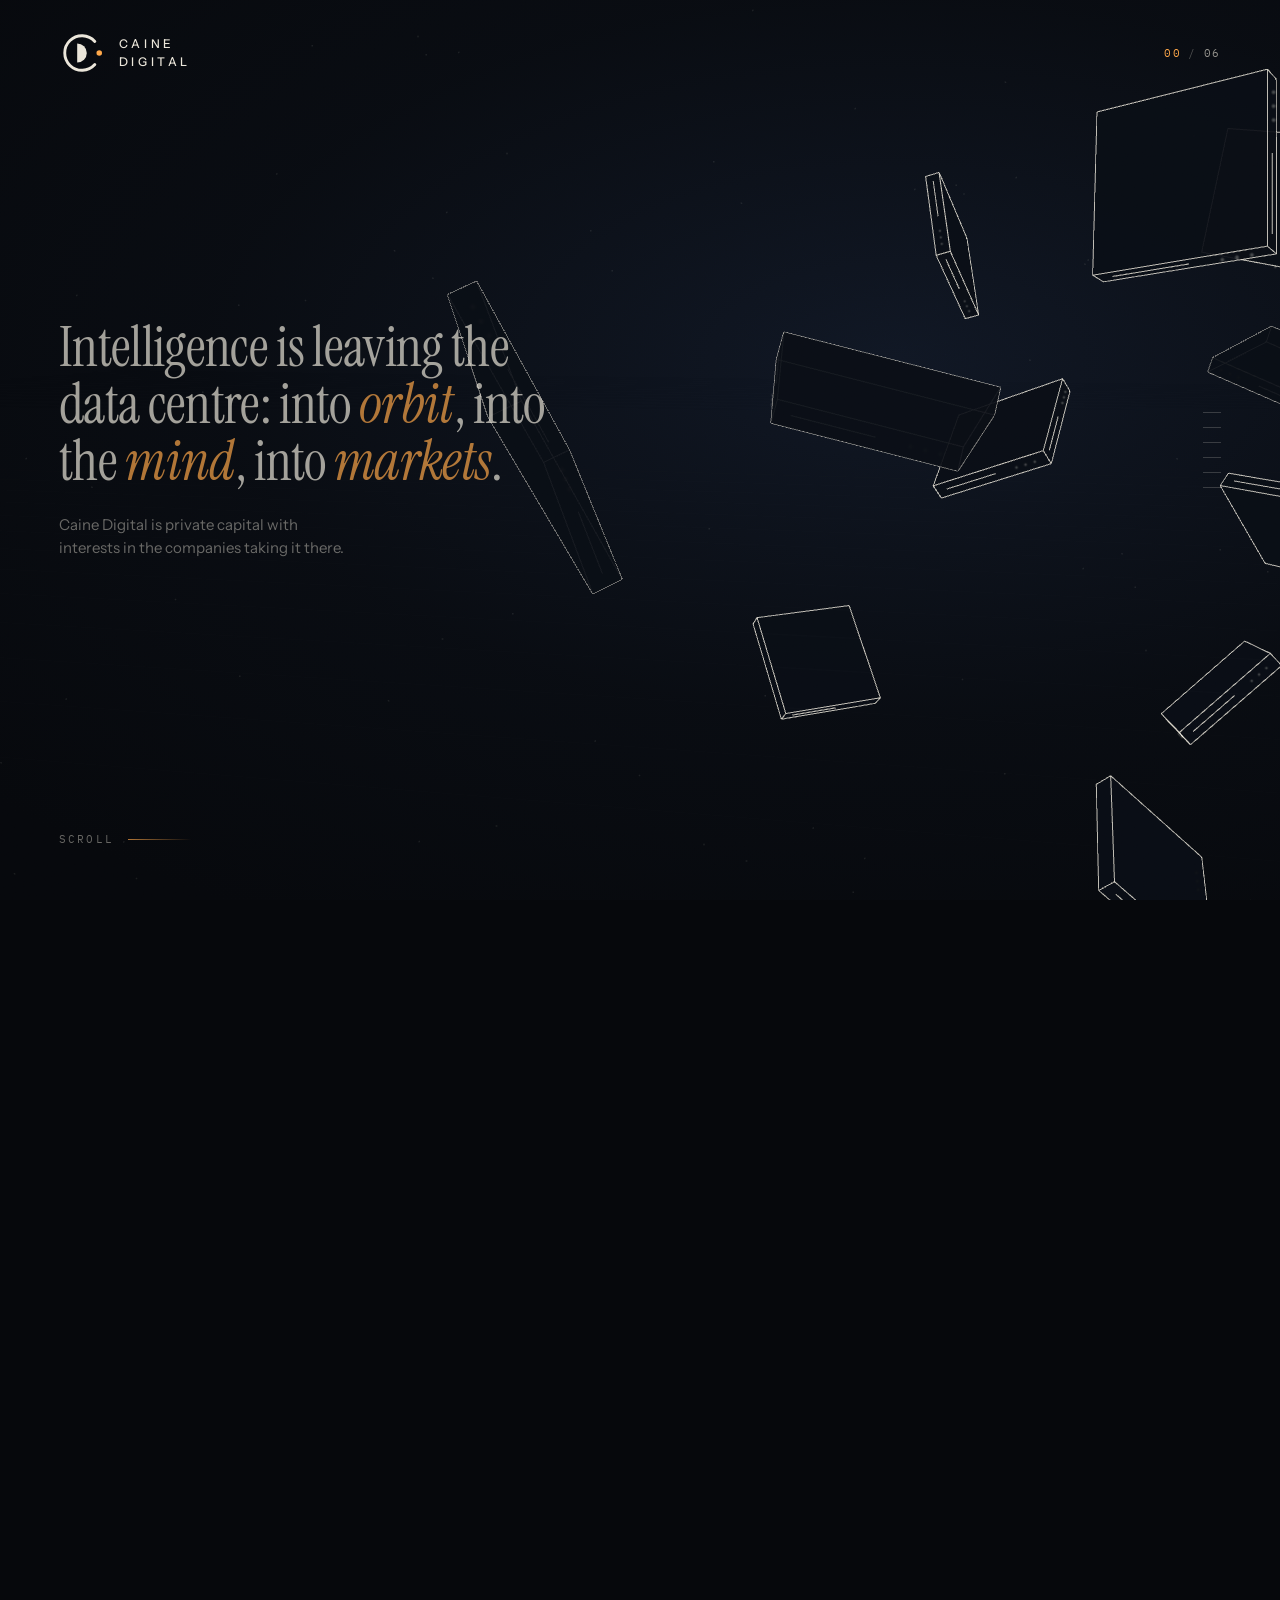
<file: index.html>
<!doctype html>
<html lang="en">
<head>
  <meta charset="utf-8">
  <meta name="viewport" content="width=device-width, initial-scale=1, viewport-fit=cover">
  <title>Caine Digital</title>
  <meta name="description" content="Caine Digital is private capital with interests in companies building frontier AI, space compute, neurotechnology and digital markets.">
  <meta name="theme-color" content="#06080c">
  <link rel="icon" href="favicon.svg" type="image/svg+xml">
  <link rel="preconnect" href="https://fonts.googleapis.com">
  <link rel="preconnect" href="https://fonts.gstatic.com" crossorigin>
  <link href="https://fonts.googleapis.com/css2?family=IBM+Plex+Mono:wght@400;500&family=Instrument+Sans:wght@400;500&family=Instrument+Serif:ital@0;1&display=swap" rel="stylesheet">
  <link rel="stylesheet" href="css/site.css">
</head>
<body>
  <canvas id="scene" aria-hidden="true"></canvas>
  <div class="grain" aria-hidden="true"></div>

  <header class="hud">
    <a class="mark" href="./" aria-label="Caine Digital"><svg class="logo" viewBox="0 0 48 48" fill="none" aria-hidden="true"><path d="M37.38 11.96A18 18 0 1 0 37.38 36.04" stroke="#ebe6da" stroke-width="3" stroke-linecap="round"/><path d="M19 14a10 10 0 0 1 0 20Z" fill="#ebe6da"/><circle cx="42" cy="24" r="2.9" fill="#ffa84a"/></svg><span class="wm"><span>Caine</span> <span>Digital</span></span></a>
    <div class="stageinfo" aria-hidden="true">
      <span id="stageNum">00</span><span class="sep">/</span><span>06</span>
    </div>
  </header>

  <ol class="rail" aria-hidden="true">
    <li></li><li></li><li></li><li></li><li></li><li></li>
  </ol>

  <svg id="leaders" aria-hidden="true"></svg>

  <main>
    <section class="panel hero" data-stage="0">
      <div class="copy">
        <h1>Intelligence is leaving the data centre: into <em>orbit</em>, into the <em>mind</em>, into <em>markets</em>.</h1>
        <p>Caine Digital is private capital with interests in the companies taking it there.</p>
      </div>
      <div class="scrollcue"><span>Scroll</span><i></i></div>
    </section>

    <section class="panel" data-stage="1">
      <div class="copy">
        <span class="idx">Intelligence</span>
        <h2>The rack</h2>
        <p>Everything starts as hardware: a chip goes into a server, and servers fill a rack. These are the companies that designed the chip, run the racks and train the models on them.</p>
      </div>
      <div class="tiles"></div>
    </section>

    <section class="panel" data-stage="2">
      <div class="copy">
        <span class="idx">Orbit</span>
        <h2>Off the ground</h2>
        <p>The same compute, put on a rocket and deployed as a data centre in orbit.</p>
      </div>
      <div class="tiles"></div>
    </section>

    <section class="panel" data-stage="3">
      <div class="copy">
        <span class="idx">Earth</span>
        <h2>Back down</h2>
        <p>Compute lands as products: films made from a prompt, an assistant you can text, and machines engineered in software.</p>
      </div>
      <div class="tiles"></div>
    </section>

    <section class="panel" data-stage="4">
      <div class="copy">
        <span class="idx">Defence</span>
        <h2>On watch</h2>
        <p>Aircraft that fly themselves. One person on the ground directs the machines in the air.</p>
      </div>
      <div class="tiles"></div>
    </section>

    <section class="panel" data-stage="5">
      <div class="copy">
        <span class="idx">Mind</span>
        <h2>The interface</h2>
        <p>One chip, seated in one person. The shortest path between a brain and a computer.</p>
      </div>
      <div class="tiles"></div>
    </section>

    <section class="panel" data-stage="6">
      <div class="copy">
        <span class="idx">Network</span>
        <h2>Between people</h2>
        <p>Culture, markets and play, settled on-chain.</p>
      </div>
      <div class="tiles"></div>
    </section>

    <section class="panel close" data-stage="7">
      <div class="copy">
        <span class="idx">Contact</span>
        <a class="contact" href="mailto:chris@cainedigital.com">chris@cainedigital.com</a>
      </div>
      <div class="portfolio">
        <span class="idx">Portfolio</span>
        <div id="plist"></div>
      </div>
      <footer class="foot">
        <span>&copy; 2026 Caine Digital</span>
        <a href="disclaimer.html">Disclaimer</a>
      </footer>
    </section>
  </main>

  <div id="scroll-space" aria-hidden="true"></div>

  <noscript>
    <p class="noscript">Caine Digital is private capital with interests in companies building frontier AI, space compute, neurotechnology and digital markets. This page needs JavaScript to show the companies. <a href="disclaimer.html">Disclaimer</a></p>
  </noscript>

  <script type="module" src="js/main.js"></script>
</body>
</html>
</file>
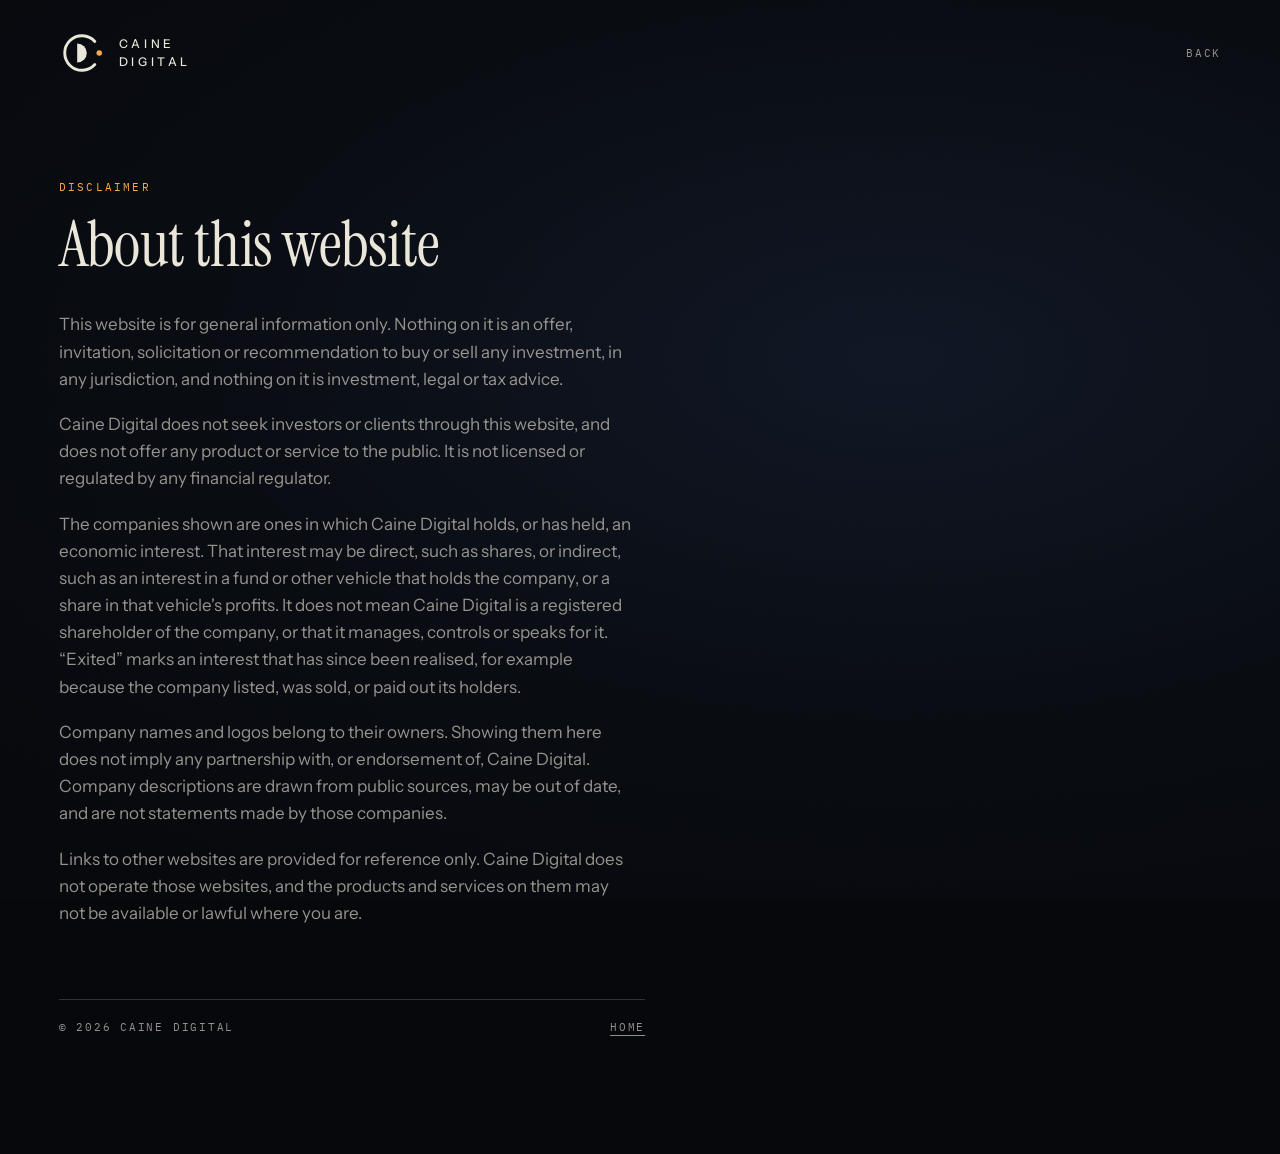
<file: disclaimer.html>
<!doctype html>
<html lang="en">
<head>
  <meta charset="utf-8">
  <meta name="viewport" content="width=device-width, initial-scale=1">
  <title>Disclaimer | Caine Digital</title>
  <meta name="theme-color" content="#06080c">
  <link rel="icon" href="favicon.svg" type="image/svg+xml">
  <link rel="preconnect" href="https://fonts.googleapis.com">
  <link rel="preconnect" href="https://fonts.gstatic.com" crossorigin>
  <link href="https://fonts.googleapis.com/css2?family=IBM+Plex+Mono:wght@400;500&family=Instrument+Sans:wght@400;500&family=Instrument+Serif:ital@0;1&display=swap" rel="stylesheet">
  <link rel="stylesheet" href="css/site.css">
</head>
<body class="doc">
  <div class="grain" aria-hidden="true"></div>
  <header class="hud">
    <a class="mark" href="./" aria-label="Caine Digital"><svg class="logo" viewBox="0 0 48 48" fill="none" aria-hidden="true"><path d="M37.38 11.96A18 18 0 1 0 37.38 36.04" stroke="#ebe6da" stroke-width="3" stroke-linecap="round"/><path d="M19 14a10 10 0 0 1 0 20Z" fill="#ebe6da"/><circle cx="42" cy="24" r="2.9" fill="#ffa84a"/></svg><span class="wm"><span>Caine</span> <span>Digital</span></span></a>
    <a class="back" href="./">Back</a>
  </header>
  <main class="docmain">
    <span class="idx">Disclaimer</span>
    <h1>About this website</h1>
    <p>This website is for general information only. Nothing on it is an offer, invitation, solicitation or recommendation to buy or sell any investment, in any jurisdiction, and nothing on it is investment, legal or tax advice.</p>
    <p>Caine Digital does not seek investors or clients through this website, and does not offer any product or service to the public. It is not licensed or regulated by any financial regulator.</p>
    <p>The companies shown are ones in which Caine Digital holds, or has held, an economic interest. That interest may be direct, such as shares, or indirect, such as an interest in a fund or other vehicle that holds the company, or a share in that vehicle's profits. It does not mean Caine Digital is a registered shareholder of the company, or that it manages, controls or speaks for it. &ldquo;Exited&rdquo; marks an interest that has since been realised, for example because the company listed, was sold, or paid out its holders.</p>
    <p>Company names and logos belong to their owners. Showing them here does not imply any partnership with, or endorsement of, Caine Digital. Company descriptions are drawn from public sources, may be out of date, and are not statements made by those companies.</p>
    <p>Links to other websites are provided for reference only. Caine Digital does not operate those websites, and the products and services on them may not be available or lawful where you are.</p>
    <footer class="foot">
      <span>&copy; 2026 Caine Digital</span>
      <a href="./">Home</a>
    </footer>
  </main>
</body>
</html>
</file>
<file: css/site.css>
:root {
  --ink: #06080c;
  --ink-2: #0b0f16;
  --bone: #ebe6da;
  --dim: rgba(235, 230, 218, 0.62);
  --faint: rgba(235, 230, 218, 0.2);
  --ember: #ffa84a;
  --serif: 'Instrument Serif', 'Times New Roman', serif;
  --sans: 'Instrument Sans', system-ui, sans-serif;
  --mono: 'IBM Plex Mono', ui-monospace, monospace;
  --pad: clamp(22px, 4.6vw, 72px);
}

* { box-sizing: border-box; }

html { background: var(--ink); }

body {
  margin: 0;
  color: var(--bone);
  font-family: var(--sans);
  background:
    radial-gradient(120% 90% at 70% 40%, #101724 0%, rgba(10, 14, 21, 0.6) 45%, var(--ink) 80%),
    var(--ink);
  background-attachment: fixed;
  -webkit-font-smoothing: antialiased;
  overflow-x: hidden;
}

a { color: inherit; }

#scene {
  position: fixed;
  inset: 0;
  width: 100%;
  height: 100%;
  display: block;
}

.grain {
  position: fixed;
  inset: 0;
  pointer-events: none;
  opacity: 0.11;
  mix-blend-mode: overlay;
  background-image: url("data:image/svg+xml,%3Csvg xmlns='http://www.w3.org/2000/svg' width='160' height='160'%3E%3Cfilter id='n'%3E%3CfeTurbulence type='fractalNoise' baseFrequency='.9' numOctaves='2' stitchTiles='stitch'/%3E%3C/filter%3E%3Crect width='100%25' height='100%25' filter='url(%23n)'/%3E%3C/svg%3E");
  z-index: 4;
}

/* ---------- top bar ---------- */
.hud {
  position: fixed;
  inset: 0 0 auto 0;
  display: flex;
  justify-content: space-between;
  align-items: center;
  padding: clamp(18px, 2.6vw, 30px) var(--pad);
  z-index: 6;
  pointer-events: none;
}
.hud a { pointer-events: auto; }
.mark {
  display: inline-flex;
  align-items: center;
  gap: 14px;
  text-decoration: none;
}
.logo { width: 46px; height: 46px; flex: none; display: block; }
/* Wordmark: two rows of spaced capitals, kept inside the height of the mark beside them. */
.mark .wm {
  display: grid;
  gap: 0.5em;
  margin: 0;
  font-family: var(--sans);
  font-weight: 500;
  font-size: 12px;
  line-height: 1;
  letter-spacing: 0.3em;
  text-transform: uppercase;
  color: var(--bone);
}
.stageinfo, .back {
  font-family: var(--mono);
  font-size: 11px;
  letter-spacing: 0.16em;
  text-transform: uppercase;
  color: var(--dim);
  display: flex;
  gap: 0.6em;
  text-decoration: none;
}
.stageinfo #stageNum { color: var(--ember); }
.stageinfo .sep { opacity: 0.5; }

/* ---------- progress rail ---------- */
.rail {
  position: fixed;
  right: var(--pad);
  top: 50%;
  translate: 0 -50%;
  margin: 0;
  padding: 0;
  list-style: none;
  display: grid;
  gap: 14px;
  z-index: 5; /* under the stage panels, so a description is never crossed by the ticks */
}
.rail li {
  width: 18px;
  height: 1px;
  background: var(--faint);
  margin-left: auto;
  transition: width 0.4s ease, background 0.4s ease;
}
.rail li.on { width: 34px; background: var(--ember); }

/* ---------- stage panels ---------- */
.panel {
  position: fixed;
  inset: 0;
  display: flex;
  align-items: flex-end;
  padding: var(--pad);
  padding-bottom: clamp(40px, 9vh, 104px);
  opacity: 0;
  visibility: hidden;
  pointer-events: none;
  z-index: 5;
}
.panel.hero { align-items: center; }

/* Darken the corner behind the copy so it stays readable over the scene. */
.panel:not(.hero)::before {
  content: '';
  position: absolute;
  inset: 0;
  background: radial-gradient(62% 78% at 0% 100%, rgba(6, 8, 12, 0.92) 0%, rgba(6, 8, 12, 0.7) 45%, rgba(6, 8, 12, 0) 100%);
  pointer-events: none;
}

.copy { max-width: 31rem; position: relative; }

.copy .eyebrow, .idx {
  font-family: var(--mono);
  font-size: 11px;
  line-height: 1.4;
  letter-spacing: 0.2em;
  text-transform: uppercase;
  color: var(--ember);
  margin: 0 0 18px;
  display: block;
}

h1, h2 {
  font-family: var(--serif);
  font-weight: 400;
  margin: 0;
  letter-spacing: -0.012em;
}
.hero h1 {
  font-size: clamp(32px, 4.3vw, 66px);
  line-height: 1.04;
  max-width: 13.5em;
}
.hero h1 em { font-style: italic; color: var(--ember); }
.hero .copy p { max-width: none; margin-top: 24px; text-wrap: balance; }
h2 {
  font-size: clamp(46px, 6.6vw, 104px);
  line-height: 0.94;
}
.copy p {
  font-size: clamp(15px, 1.15vw, 18px);
  line-height: 1.5;
  color: var(--dim);
  max-width: 25rem;
  margin: 20px 0 0;
}

.scrollcue {
  position: absolute;
  left: var(--pad);
  bottom: clamp(28px, 6vh, 56px);
  display: flex;
  align-items: center;
  gap: 14px;
  font-family: var(--mono);
  font-size: 11px;
  letter-spacing: 0.2em;
  text-transform: uppercase;
  color: var(--dim);
}
.scrollcue i {
  width: 64px;
  height: 1px;
  background: linear-gradient(90deg, var(--ember), transparent);
  transform-origin: left;
  animation: cue 2.4s ease-in-out infinite;
}
@keyframes cue {
  0%, 100% { transform: scaleX(0.25); opacity: 0.5; }
  50% { transform: scaleX(1); opacity: 1; }
}

.contact {
  display: inline-block;
  margin-top: 26px;
  font-family: var(--mono);
  font-size: 13px;
  letter-spacing: 0.08em;
  text-decoration: none;
  border-bottom: 1px solid var(--ember);
  padding-bottom: 4px;
  pointer-events: auto;
}

.foot {
  position: absolute;
  left: var(--pad);
  right: var(--pad);
  bottom: clamp(18px, 3vh, 30px);
  display: flex;
  justify-content: space-between;
  font-family: var(--mono);
  font-size: 11px;
  letter-spacing: 0.16em;
  text-transform: uppercase;
  color: var(--dim);
}
.foot a { pointer-events: auto; text-underline-offset: 4px; }
.foot a:hover { color: var(--bone); }
.panel.close { padding-bottom: clamp(84px, 14vh, 150px); }
.close .idx { margin-bottom: 12px; }
.close .contact { margin-top: 0; }

/* ---------- portfolio list (closing screen) ---------- */
.portfolio {
  position: relative;
  margin-left: auto;
  margin-right: clamp(44px, 5.5vw, 92px);
  align-self: center;
}
.portfolio .idx { margin-bottom: 16px; }
.pgroup + .pgroup { margin-top: 20px; }
.pgroup ul {
  list-style: none;
  margin: 0;
  padding: 0;
  display: grid;
  grid-template-columns: repeat(3, clamp(208px, 14.4vw, 236px));
  gap: 10px 12px;
}
.psec {
  margin: 0 0 9px;
  font-family: var(--mono);
  font-weight: 400;
  font-size: 10px;
  line-height: 1.2;
  letter-spacing: 0.2em;
  text-transform: uppercase;
  color: var(--dim);
}
.pitem {
  display: flex;
  align-items: center;
  gap: 12px;
  width: 100%;
  padding: 7px 12px 7px 7px;
  border: 1px solid var(--faint);
  border-radius: 4px;
  background: rgba(8, 11, 17, 0.72);
  color: inherit;
  font: inherit;
  text-align: left;
  cursor: pointer;
  pointer-events: auto;
  transition: border-color 0.25s ease, background 0.25s ease;
}
.pitem:hover, .pitem:focus-visible, .pitem.on {
  border-color: var(--ember);
  background: rgba(16, 20, 28, 0.92);
  outline: none;
}
.pitem .chip { width: 40px; height: 40px; font-size: 28px; }
.pt { display: grid; gap: 4px; min-width: 0; }
.pt b {
  display: flex;
  align-items: center;
  gap: 9px;
  font-weight: 500;
  font-size: 15px;
  line-height: 1.1;
  white-space: nowrap;
}
.pt .badge { font-family: var(--mono); font-weight: 400; margin-left: 0; text-transform: uppercase; }
.pt i {
  font-style: normal;
  font-family: var(--mono);
  font-size: 10px;
  letter-spacing: 0.14em;
  text-transform: uppercase;
  color: var(--dim);
  white-space: nowrap;
  overflow: hidden;
  text-overflow: ellipsis;
}

/* ---------- company tiles ---------- */
#leaders {
  position: fixed;
  inset: 0;
  width: 100%;
  height: 100%;
  pointer-events: none;
  z-index: 5;
}
#leaders line { stroke: var(--ember); stroke-width: 1; stroke-opacity: 0.6; }
#leaders circle { fill: var(--ember); }

.tiles { position: absolute; inset: 0; }

.tw {
  position: absolute;
  left: 0;
  top: 0;
  translate: 0 -50%;
  opacity: 0;
  pointer-events: none;
}
.tw.live { pointer-events: auto; }
.tw:hover, .tw:focus-within, .tw.open { z-index: 4; }
/* A label being read is fully solid, even if it is still fading in or out. */
.tw.live:hover, .tw.live:focus-within, .tw.live.open { opacity: 1 !important; }

.tile {
  display: flex;
  align-items: center;
  gap: 13px;
  padding: 7px 18px 7px 7px;
  font-family: var(--mono);
  font-size: 15px;
  letter-spacing: 0.1em;
  text-transform: uppercase;
  color: var(--bone);
  background: rgba(8, 11, 17, 0.78);
  border: 1px solid var(--faint);
  border-radius: 4px;
  cursor: pointer;
  white-space: nowrap;
  -webkit-backdrop-filter: blur(8px);
  backdrop-filter: blur(8px);
  transition: border-color 0.25s ease, background 0.25s ease;
}
.tile:hover, .tile:focus-visible, .tw.open .tile {
  border-color: var(--ember);
  background: rgba(16, 20, 28, 0.92);
  outline: none;
}

.chip {
  width: 46px;
  height: 46px;
  border-radius: 3px;
  background: var(--bone);
  display: grid;
  place-items: center;
  overflow: hidden;
  flex: none;
  font-family: var(--serif);
  font-size: 32px;
  color: var(--ink);
  text-transform: none;
  letter-spacing: 0;
}
.chip img { width: 100%; height: 100%; object-fit: cover; display: block; }
.chip.pad img { width: 76%; height: 76%; object-fit: contain; }

.badge {
  font-size: 10px;
  letter-spacing: 0.16em;
  color: var(--ember);
  border: 1px solid rgba(255, 168, 74, 0.55);
  border-radius: 2px;
  padding: 3px 5px 2px;
  margin-left: -2px;
}

.card {
  position: absolute;
  top: calc(100% + 10px);
  left: 0;
  width: 340px;
  padding: 20px 20px 18px;
  background: #0b0e15;
  border: 1px solid var(--faint);
  border-top-color: var(--ember);
  box-shadow: 0 18px 50px rgba(0, 0, 0, 0.55);
  border-radius: 4px;
  opacity: 0;
  visibility: hidden;
  translate: 0 6px;
  transition: opacity 0.2s ease, translate 0.2s ease, visibility 0.2s;
  z-index: 3;
}
.tw.up .card { top: auto; bottom: calc(100% + 10px); border-top-color: var(--faint); border-bottom-color: var(--ember); }
.tw.live:hover .card, .tw.live:focus-within .card, .tw.live.open .card {
  opacity: 1;
  visibility: visible;
  translate: 0 0;
}
.card .tag {
  font-family: var(--mono);
  font-size: 10px;
  letter-spacing: 0.2em;
  text-transform: uppercase;
  color: var(--ember);
}
.card h3 {
  font-family: var(--serif);
  font-weight: 400;
  font-size: 30px;
  line-height: 1;
  margin: 8px 0 12px;
}
.card p {
  font-size: 14px;
  line-height: 1.55;
  color: var(--dim);
  margin: 0;
}
.card a {
  display: inline-block;
  margin-top: 14px;
  font-family: var(--mono);
  font-size: 11px;
  letter-spacing: 0.14em;
  text-transform: uppercase;
  text-decoration: none;
  border-bottom: 1px solid var(--faint);
  padding-bottom: 3px;
}
.card a:hover { border-bottom-color: var(--ember); }

/* Shared description box: floats beside the portfolio list on desktop, bottom sheet on phones (see below). */
#sheet { display: none; }
#sheet.float {
  display: block;
  position: fixed;
  z-index: 20;
  translate: none;
  border-top-color: var(--ember);
  transition: opacity 0.2s ease, visibility 0.2s;
}
#sheet.float.open { opacity: 1; visibility: visible; }
#sheet .x {
  position: absolute;
  top: 8px;
  right: 8px;
  width: 36px;
  height: 36px;
  border: 0;
  background: none;
  color: var(--dim);
  font-size: 24px;
  line-height: 1;
  cursor: pointer;
}

/* ---------- page length ---------- */
#scroll-space { width: 1px; }

.noscript {
  position: relative;
  z-index: 9;
  padding: 120px var(--pad);
  max-width: 40rem;
  font-size: 18px;
  line-height: 1.5;
}

/* ---------- disclaimer page ---------- */
body.doc { min-height: 100vh; }
.docmain {
  position: relative;
  z-index: 5;
  max-width: 44rem;
  padding: clamp(120px, 20vh, 200px) var(--pad) 120px;
}
.docmain h1 {
  font-size: clamp(36px, 5vw, 68px);
  line-height: 1;
  margin-bottom: 34px;
}
.docmain p {
  font-size: 17px;
  line-height: 1.6;
  color: var(--dim);
  margin: 0 0 18px;
  max-width: 36rem;
}
.docmain .foot {
  position: static;
  margin-top: 72px;
  padding-top: 20px;
  border-top: 1px solid var(--faint);
}

/* Short or narrow desktop windows: a tighter portfolio list, so it stays clear of the header and footer
   and leaves room for the globe. */
@media (min-width: 861px) and (max-height: 780px), (min-width: 861px) and (max-width: 1240px) {
  .portfolio .idx { margin-bottom: 12px; }
  .pgroup + .pgroup { margin-top: 14px; }
  .pgroup ul { grid-template-columns: repeat(3, 196px); gap: 8px 10px; }
  .psec { margin-bottom: 7px; }
  .pitem { padding: 4px 10px 4px 4px; gap: 10px; }
  .pitem .chip { width: 34px; height: 34px; font-size: 24px; }
}

/* ---------- phone ---------- */
@media (max-width: 860px) {
  .rail { display: none; }
  .mark { gap: 11px; }
  .logo { width: 38px; height: 38px; }
  .mark .wm { font-size: 10.5px; }
  .panel {
    flex-direction: column;
    justify-content: flex-end;
    align-items: flex-start;
    padding-bottom: clamp(28px, 6vh, 56px);
  }
  .panel.hero { justify-content: flex-end; align-items: flex-start; padding-bottom: 110px; }
  .panel:not(.hero)::before {
    background: linear-gradient(to top, rgba(6, 8, 12, 0.94) 0%, rgba(6, 8, 12, 0.78) 26%, rgba(6, 8, 12, 0) 52%);
  }
  .panel.close { padding-bottom: 64px; }
  .close .idx { margin-bottom: 8px; }
  /* z-index: `order` also changes paint order, which would put the list under the panel's scrim. */
  .portfolio { order: -1; z-index: 1; align-self: stretch; margin: 0 0 22px; }
  .portfolio .idx { margin-bottom: 10px; }
  .pgroup + .pgroup { margin-top: 10px; }
  .pgroup ul { grid-template-columns: repeat(2, minmax(0, 1fr)); gap: 6px 8px; }
  .psec { margin-bottom: 6px; font-size: 9px; }
  .pitem { gap: 9px; padding: 4px 8px 4px 4px; }
  .pitem .chip { width: 28px; height: 28px; font-size: 20px; }
  .pt b { font-size: 13px; gap: 6px; }
  .pt i { display: none; }
  h2 { font-size: clamp(42px, 13vw, 64px); }
  .copy p { margin-top: 12px; }
  .tile { font-size: 10px; gap: 8px; padding: 4px 10px 4px 4px; letter-spacing: 0.08em; }
  .chip { width: 28px; height: 28px; font-size: 20px; }
  .badge { font-size: 8px; padding: 2px 4px 1px; }
  /* The description opens as a sheet at the bottom of the screen. */
  .tw .card { display: none; }
  #sheet {
    display: block;
    position: fixed;
    left: 12px;
    right: 12px;
    top: auto;
    bottom: 12px;
    width: auto;
    max-height: 70vh;
    overflow-y: auto;
    z-index: 20;
    translate: 0 14px;
  }
  #sheet.open { opacity: 1; visibility: visible; translate: 0 0; }
}

@media (prefers-reduced-motion: reduce) {
  .scrollcue i { animation: none; }
}

/* Short phones: a tighter portfolio list. */
@media (max-width: 860px) and (max-height: 740px) {
  .portfolio { margin-bottom: 16px; }
  .pgroup + .pgroup { margin-top: 7px; }
  .pgroup ul { gap: 4px 8px; }
  .psec { margin-bottom: 4px; }
  .pitem { padding: 3px 8px 3px 3px; }
  .pitem .chip { width: 24px; height: 24px; font-size: 17px; }
}

/* Tablets: the phone layout, with three companies to a row. */
@media (min-width: 600px) and (max-width: 860px) {
  .pgroup ul { grid-template-columns: repeat(3, minmax(0, 1fr)); }
}
</file>
